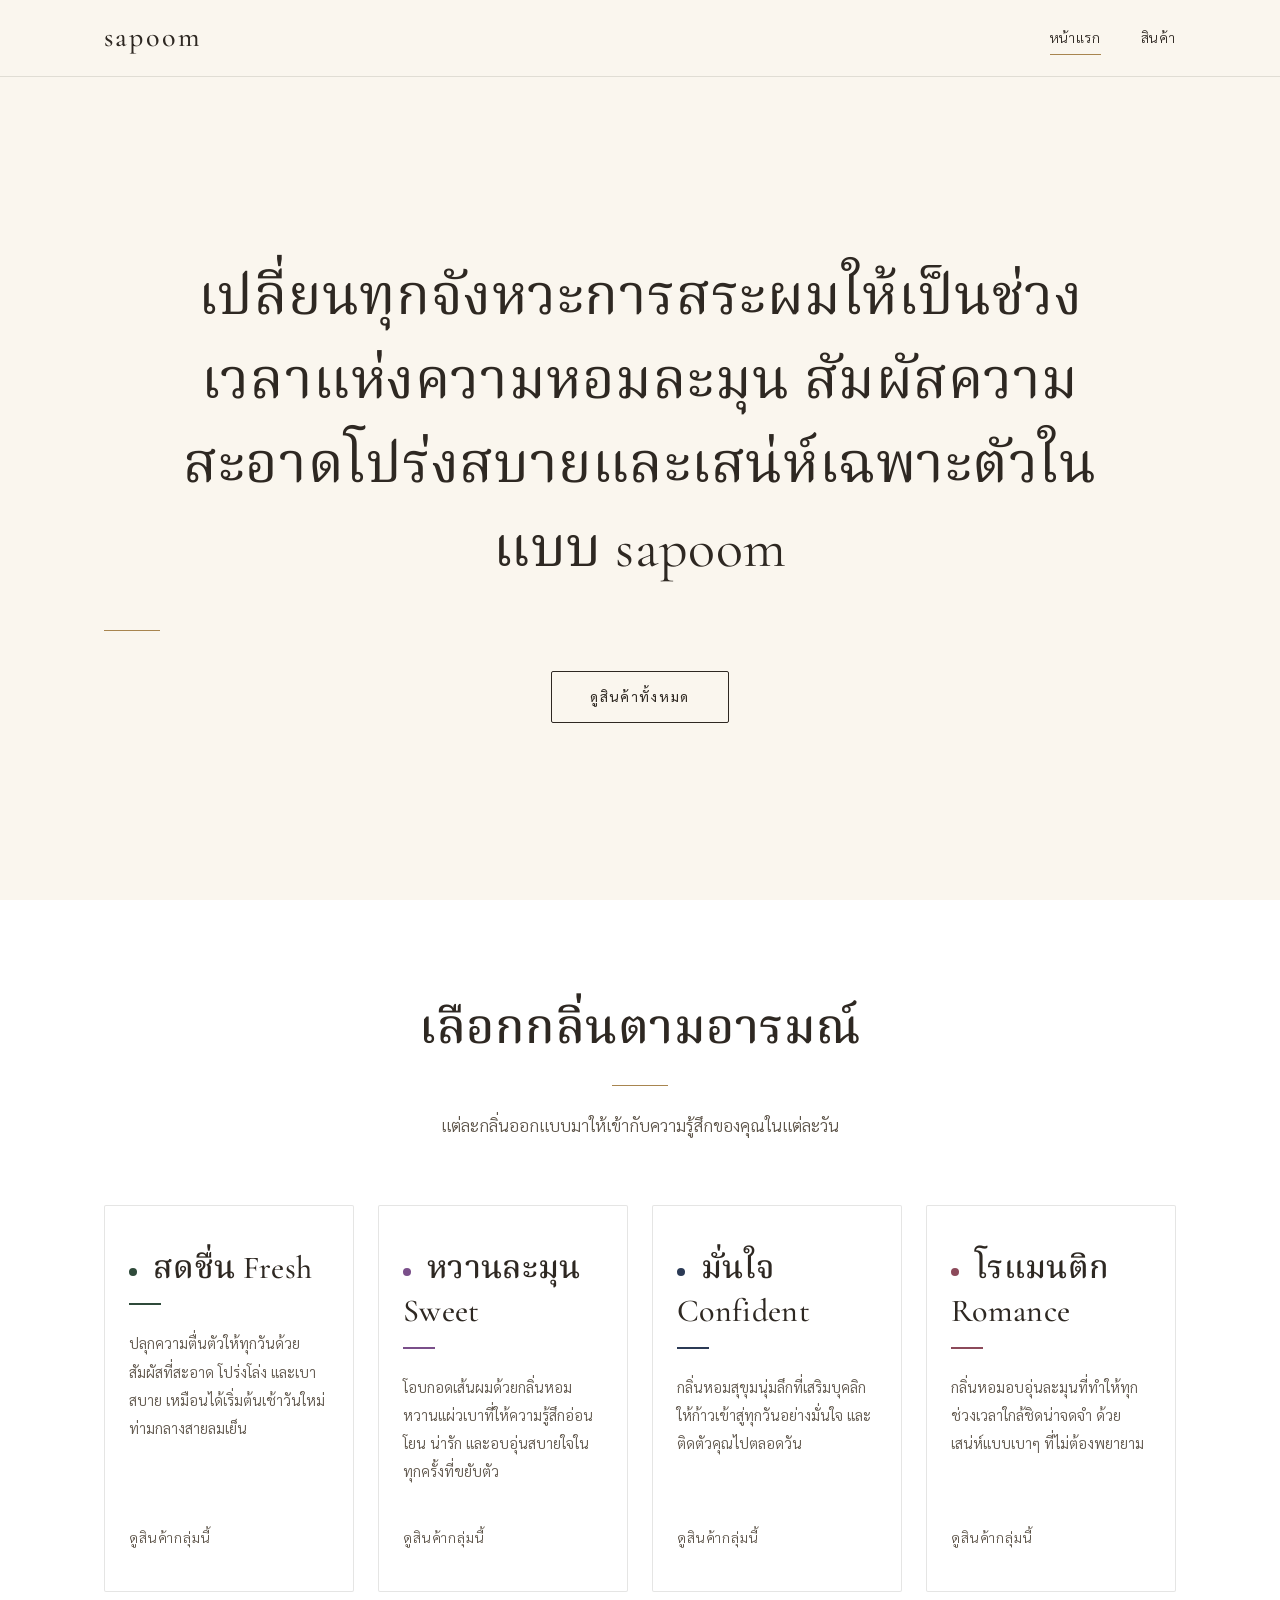
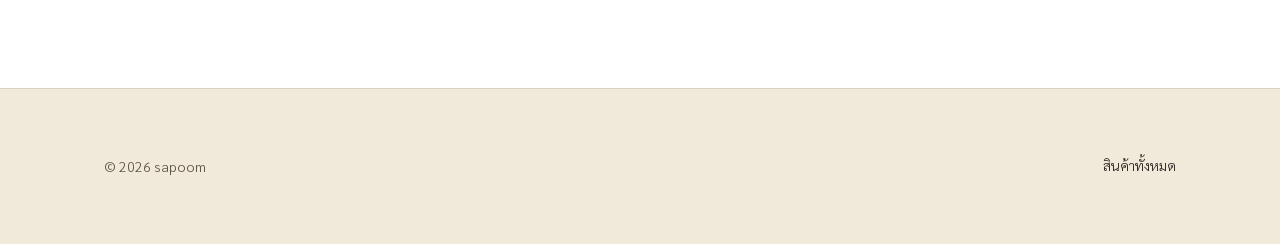
<file: index.html>
<!DOCTYPE html>
<html lang="th">
<head>
  <meta charset="UTF-8">
  <meta name="viewport" content="width=device-width, initial-scale=1">
  <title>sapoom | ยาสระผมกลิ่นหอมละมุน</title>
  <meta name="description" content="sapoom ยาสระผมที่เปลี่ยนทุกจังหวะการสระผมให้เป็นช่วงเวลาแห่งความหอมละมุน เลือกกลิ่นตามอารมณ์ของคุณ">
  <link rel="stylesheet" href="style.css">

  <style>
    /* Page-specific styles for index.html */

    /* Mood colors not yet defined in style.css (small touches only) */
    [data-mood="confident"] { --mood: #2b3a55; }
    [data-mood="romance"]   { --mood: #8c4a5a; }

    /* Full-screen hero */
    .hero--full {
      display: flex;
      flex-direction: column;
      align-items: center;
      justify-content: center;
      min-height: calc(100vh - 77px);
      min-height: calc(100svh - 77px);
      padding-block: var(--space-6);
    }
    .hero--full h1 {
      max-width: 17em;
      margin-inline: auto;
      font-size: clamp(1.9rem, 1.1rem + 3.2vw, 3.5rem);
      line-height: 1.5;
    }
    .hero--full .rule { margin-block: var(--space-4); }

    /* Mood cards */
    .mood-grid {
      display: grid;
      grid-template-columns: repeat(auto-fit, minmax(240px, 1fr));
      gap: var(--space-3);
    }

    .mood-card {
      display: flex;
      flex-direction: column;
      padding: var(--space-4) var(--space-3);
      background: var(--white);
      border: 1px solid var(--line-soft);
      border-radius: var(--radius);
      color: var(--ink);
      transition: border-color var(--ease);
    }
    .mood-card:hover {
      color: var(--ink);
      border-color: var(--bronze-light);
    }

    .mood-card__name {
      position: relative;
      margin: 0 0 var(--space-3);
      padding-bottom: var(--space-2);
      font-size: var(--fs-lg);
    }
    .mood-card__name::after {
      content: "";
      position: absolute;
      left: 0;
      bottom: 0;
      width: 32px;
      height: 2px;
      background: var(--mood);
    }

    .mood-card__text {
      flex: 1;
      font-size: 0.95rem;
      line-height: 1.85;
    }

    .mood-card__cta {
      margin-top: var(--space-2);
      font-size: var(--fs-sm);
      letter-spacing: 0.06em;
      color: var(--ink-soft);
      transition: color var(--ease);
    }
    .mood-card:hover .mood-card__cta { color: var(--bronze); }

    @media (max-width: 600px) {
      .hero--full {
        min-height: calc(100vh - 65px);
        min-height: calc(100svh - 65px);
      }
    }
  </style>
</head>
<body>

  <header class="site-header">
    <div class="container site-header__inner">
      <a class="brand" href="index.html">sapoom</a>
      <nav class="nav" aria-label="เมนูหลัก">
        <a href="index.html" aria-current="page">หน้าแรก</a>
        <a href="product.html">สินค้า</a>
      </nav>
    </div>
  </header>

  <main>
    <!-- Hero -->
    <section class="hero hero--full">
      <div class="container">
        <h1>เปลี่ยนทุกจังหวะการสระผมให้เป็นช่วงเวลาแห่งความหอมละมุน สัมผัสความสะอาดโปร่งสบายและเสน่ห์เฉพาะตัวในแบบ sapoom</h1>
        <hr class="rule">
        <div class="hero__actions">
          <a class="btn" href="product.html">ดูสินค้าทั้งหมด</a>
        </div>
      </div>
    </section>

    <!-- Moods -->
    <section class="section section--white" id="moods">
      <div class="container">
        <div class="section__head section__head--center">
          <h2>เลือกกลิ่นตามอารมณ์</h2>
          <hr class="rule">
          <p>แต่ละกลิ่นออกแบบมาให้เข้ากับความรู้สึกของคุณในแต่ละวัน</p>
        </div>

        <div class="mood-grid">
          <a class="mood-card" data-mood="fresh" href="product.html?mood=fresh">
            <h3 class="mood-card__name"><span class="mood-dot"></span>สดชื่น Fresh</h3>
            <p class="mood-card__text">ปลุกความตื่นตัวให้ทุกวันด้วยสัมผัสที่สะอาด โปร่งโล่ง และเบาสบาย เหมือนได้เริ่มต้นเช้าวันใหม่ท่ามกลางสายลมเย็น</p>
            <span class="mood-card__cta">ดูสินค้ากลุ่มนี้</span>
          </a>

          <a class="mood-card" data-mood="sweet" href="product.html?mood=sweet">
            <h3 class="mood-card__name"><span class="mood-dot"></span>หวานละมุน Sweet</h3>
            <p class="mood-card__text">โอบกอดเส้นผมด้วยกลิ่นหอมหวานแผ่วเบาที่ให้ความรู้สึกอ่อนโยน น่ารัก และอบอุ่นสบายใจในทุกครั้งที่ขยับตัว</p>
            <span class="mood-card__cta">ดูสินค้ากลุ่มนี้</span>
          </a>

          <a class="mood-card" data-mood="confident" href="product.html?mood=confident">
            <h3 class="mood-card__name"><span class="mood-dot"></span>มั่นใจ Confident</h3>
            <p class="mood-card__text">กลิ่นหอมสุขุมนุ่มลึกที่เสริมบุคลิกให้ก้าวเข้าสู่ทุกวันอย่างมั่นใจ และติดตัวคุณไปตลอดวัน</p>
            <span class="mood-card__cta">ดูสินค้ากลุ่มนี้</span>
          </a>

          <a class="mood-card" data-mood="romance" href="product.html?mood=romance">
            <h3 class="mood-card__name"><span class="mood-dot"></span>โรแมนติก Romance</h3>
            <p class="mood-card__text">กลิ่นหอมอบอุ่นละมุนที่ทำให้ทุกช่วงเวลาใกล้ชิดน่าจดจำ ด้วยเสน่ห์แบบเบาๆ ที่ไม่ต้องพยายาม</p>
            <span class="mood-card__cta">ดูสินค้ากลุ่มนี้</span>
          </a>
        </div>
      </div>
    </section>
  </main>

  <footer class="site-footer">
    <div class="container site-footer__inner">
      <span>&copy; 2026 sapoom</span>
      <a href="product.html">สินค้าทั้งหมด</a>
    </div>
  </footer>

  <script src="script.js"></script>
</body>
</html>
</file>
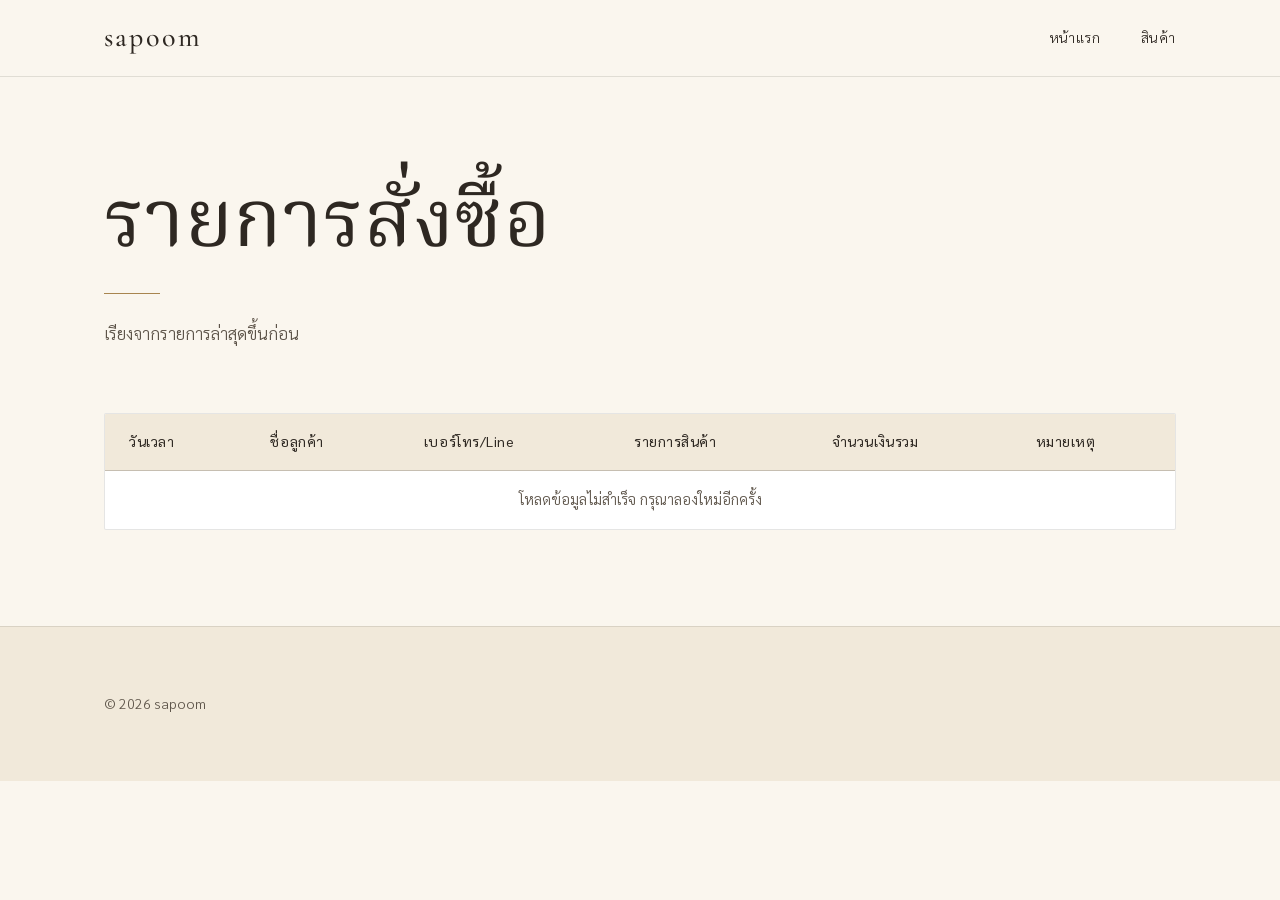
<file: admin.html>
<!DOCTYPE html>
<html lang="th">
<head>
  <meta charset="UTF-8">
  <meta name="viewport" content="width=device-width, initial-scale=1">
  <meta name="robots" content="noindex, nofollow">
  <title>รายการสั่งซื้อ | sapoom</title>
  <link rel="stylesheet" href="style.css">

  <style>
    /* Page-specific styles for admin.html */
    .table-wrap {
      overflow-x: auto;
      background: var(--white);
      border: 1px solid var(--line-soft);
      border-radius: var(--radius);
    }

    #ordersTable {
      width: 100%;
      min-width: 760px;
      border-collapse: collapse;
      font-size: 0.95rem;
    }

    #ordersTable th,
    #ordersTable td {
      padding: var(--space-2) var(--space-3);
      text-align: left;
      vertical-align: top;
      line-height: 1.7;
    }

    #ordersTable thead th {
      font-weight: 400;
      font-size: var(--fs-sm);
      letter-spacing: 0.04em;
      white-space: nowrap;
      color: var(--ink);
      background: var(--cream-deep);
      border-bottom: 1px solid var(--line);
    }

    #ordersTable tbody td {
      color: var(--ink-soft);
      border-bottom: 1px solid var(--line-soft);
    }

    #ordersTable tbody tr:last-child td { border-bottom: 0; }
    #ordersTable tbody tr:hover td { background: var(--cream); }
  </style>
</head>
<body>

  <header class="site-header">
    <div class="container site-header__inner">
      <a class="brand" href="index.html">sapoom</a>
      <nav class="nav" aria-label="เมนูหลัก">
        <a href="index.html">หน้าแรก</a>
        <a href="product.html">สินค้า</a>
      </nav>
    </div>
  </header>

  <main>
    <section class="section">
      <div class="container">
        <div class="section__head">
          <h1>รายการสั่งซื้อ</h1>
          <hr class="rule">
          <p>เรียงจากรายการล่าสุดขึ้นก่อน</p>
        </div>

        <div class="table-wrap">
          <table id="ordersTable">
            <thead>
              <tr>
                <th scope="col">วันเวลา</th>
                <th scope="col">ชื่อลูกค้า</th>
                <th scope="col">เบอร์โทร/Line</th>
                <th scope="col">รายการสินค้า</th>
                <th scope="col">จำนวนเงินรวม</th>
                <th scope="col">หมายเหตุ</th>
              </tr>
            </thead>
            <tbody></tbody>
          </table>
        </div>
      </div>
    </section>
  </main>

  <footer class="site-footer">
    <div class="container site-footer__inner">
      <span>&copy; 2026 sapoom</span>
    </div>
  </footer>

  <script src="script.js"></script>
</body>
</html>
</file>
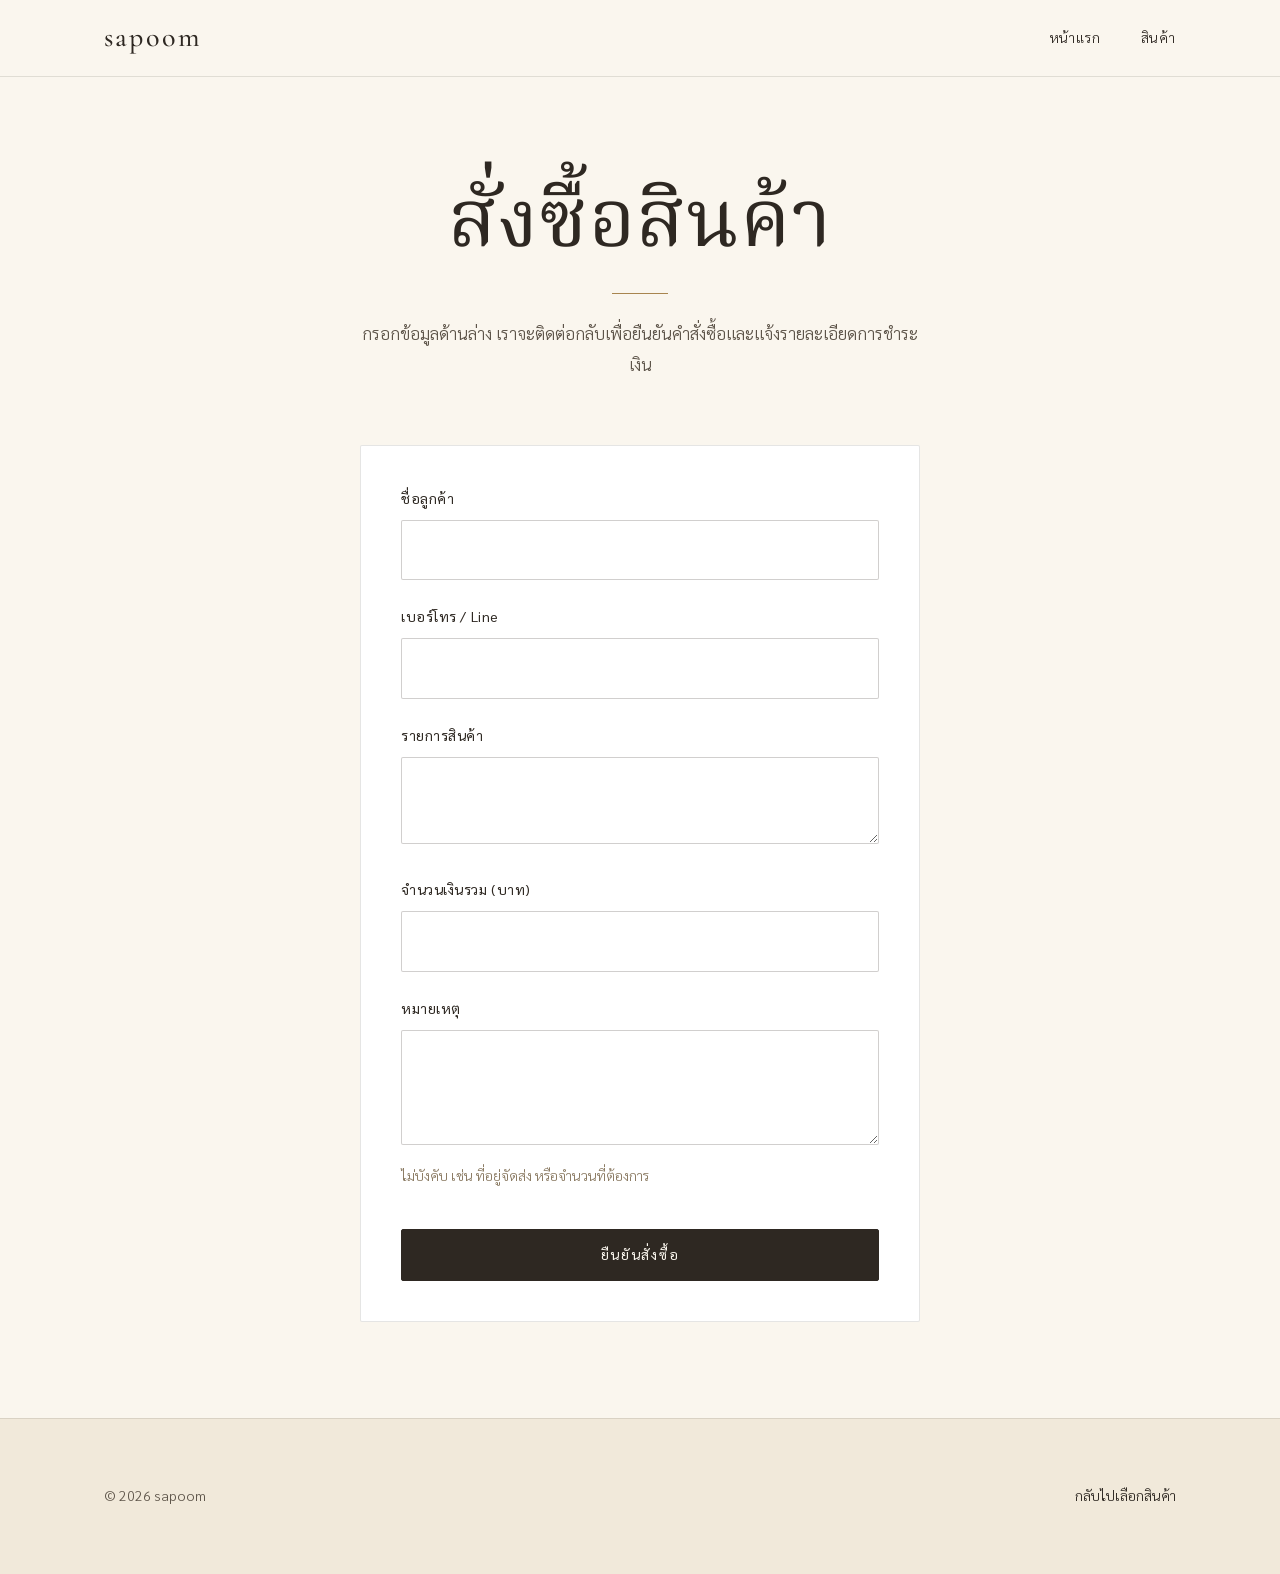
<file: order.html>
<!DOCTYPE html>
<html lang="th">
<head>
  <meta charset="UTF-8">
  <meta name="viewport" content="width=device-width, initial-scale=1">
  <title>สั่งซื้อ | sapoom</title>
  <link rel="stylesheet" href="style.css">

  <style>
    /* Page-specific styles for order.html */
    .order-form {
      max-width: 560px;
      margin-inline: auto;
      padding: var(--space-4);
      background: var(--white);
      border: 1px solid var(--line-soft);
      border-radius: var(--radius);
    }

    .field + .field { margin-top: var(--space-3); }

    .field label {
      display: block;
      margin-bottom: var(--space-1);
      font-size: var(--fs-sm);
      font-weight: 400;
      letter-spacing: 0.04em;
      color: var(--ink);
    }

    .field__hint {
      margin: var(--space-1) 0 0;
      font-size: var(--fs-sm);
      color: var(--beige-dark);
    }

    .order-form textarea { resize: vertical; line-height: 1.7; }

    .order-form .btn { margin-top: var(--space-4); }
    .order-form .btn:disabled { opacity: 0.5; cursor: wait; }

    @media (max-width: 600px) {
      .order-form { padding: var(--space-3); }
    }
  </style>
</head>
<body>

  <header class="site-header">
    <div class="container site-header__inner">
      <a class="brand" href="index.html">sapoom</a>
      <nav class="nav" aria-label="เมนูหลัก">
        <a href="index.html">หน้าแรก</a>
        <a href="product.html">สินค้า</a>
      </nav>
    </div>
  </header>

  <main>
    <section class="section">
      <div class="container">
        <div class="section__head section__head--center">
          <h1>สั่งซื้อสินค้า</h1>
          <hr class="rule">
          <p>กรอกข้อมูลด้านล่าง เราจะติดต่อกลับเพื่อยืนยันคำสั่งซื้อและแจ้งรายละเอียดการชำระเงิน</p>
        </div>

        <form id="orderForm" class="order-form">
          <div class="field">
            <label for="customerName">ชื่อลูกค้า</label>
            <input type="text" id="customerName" name="customerName" autocomplete="name" required>
          </div>

          <div class="field">
            <label for="contact">เบอร์โทร / Line</label>
            <input type="text" id="contact" name="contact" autocomplete="tel" required>
          </div>

          <div class="field">
            <label for="items">รายการสินค้า</label>
            <textarea id="items" name="items" rows="2" required></textarea>
          </div>

          <div class="field">
            <label for="total">จำนวนเงินรวม (บาท)</label>
            <input type="text" id="total" name="total" inputmode="numeric" required>
          </div>

          <div class="field">
            <label for="note">หมายเหตุ</label>
            <textarea id="note" name="note" rows="3"></textarea>
            <p class="field__hint">ไม่บังคับ เช่น ที่อยู่จัดส่ง หรือจำนวนที่ต้องการ</p>
          </div>

          <button type="submit" class="btn btn--solid btn--block">ยืนยันสั่งซื้อ</button>
        </form>
      </div>
    </section>
  </main>

  <footer class="site-footer">
    <div class="container site-footer__inner">
      <span>&copy; 2026 sapoom</span>
      <a href="product.html">กลับไปเลือกสินค้า</a>
    </div>
  </footer>

  <script src="script.js"></script>
</body>
</html>
</file>
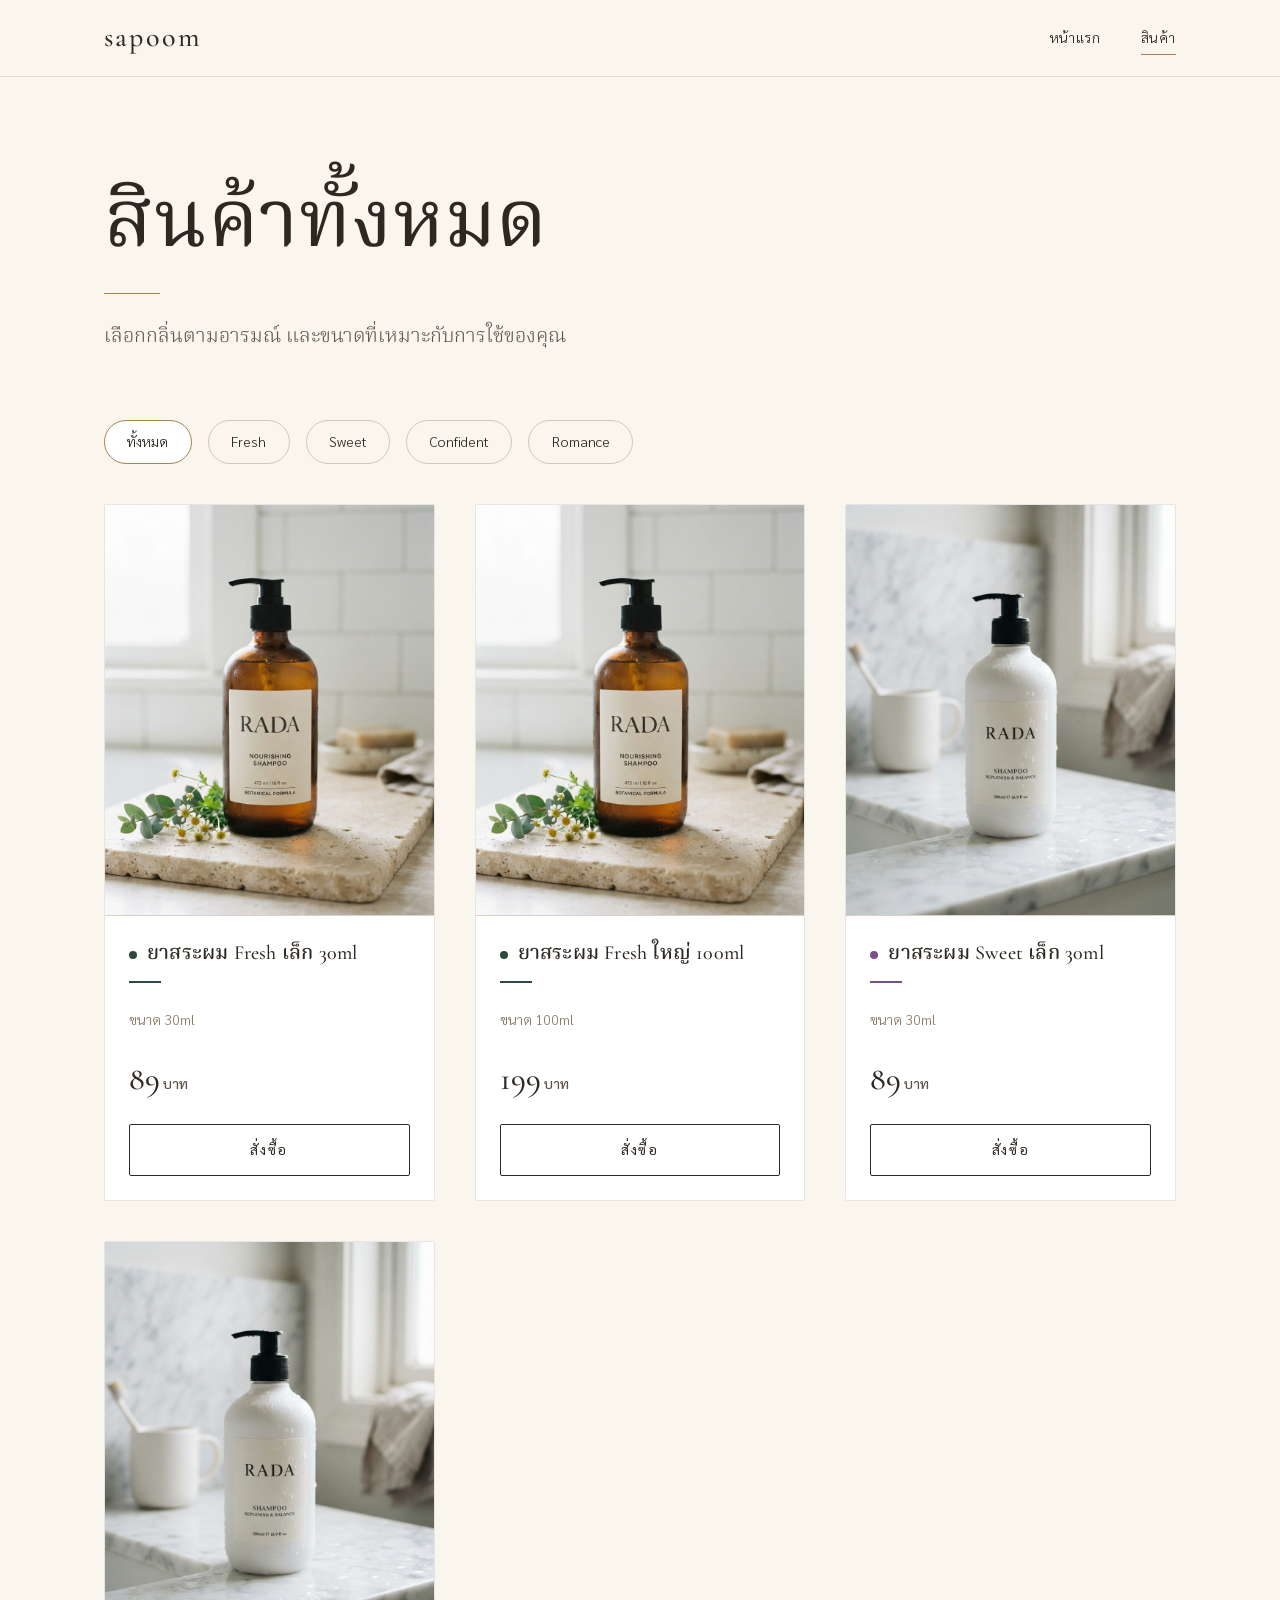
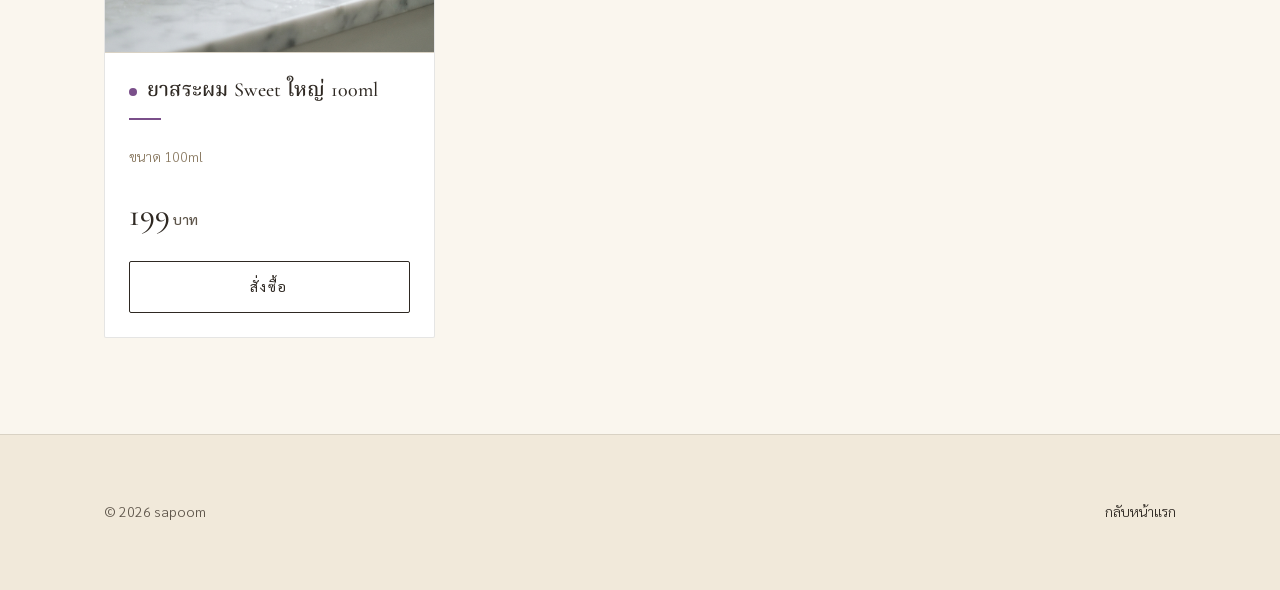
<file: product.html>
<!DOCTYPE html>
<html lang="th">
<head>
  <meta charset="UTF-8">
  <meta name="viewport" content="width=device-width, initial-scale=1">
  <title>สินค้าทั้งหมด | sapoom</title>
  <meta name="description" content="สินค้าทั้งหมดจาก sapoom ยาสระผมกลิ่นหอมละมุน เลือกกลิ่นและขนาดที่ใช่สำหรับคุณ">
  <link rel="stylesheet" href="style.css">

  <style>
    /* Page-specific styles for product.html */
    [data-mood="confident"] { --mood: #2b3a55; }
    [data-mood="romance"]   { --mood: #8c4a5a; }

    /* Status messages written by script.js span the whole grid */
    #product-list > p {
      grid-column: 1 / -1;
      max-width: none;
      margin: 0;
    }
  </style>
</head>
<body>

  <header class="site-header">
    <div class="container site-header__inner">
      <a class="brand" href="index.html">sapoom</a>
      <nav class="nav" aria-label="เมนูหลัก">
        <a href="index.html">หน้าแรก</a>
        <a href="product.html" aria-current="page">สินค้า</a>
      </nav>
    </div>
  </header>

  <main>
    <section class="section">
      <div class="container">
        <div class="section__head">
          <h1>สินค้าทั้งหมด</h1>
          <hr class="rule">
          <p class="lead">เลือกกลิ่นตามอารมณ์ และขนาดที่เหมาะกับการใช้ของคุณ</p>
        </div>

        <div id="filter-bar" class="filter-bar" role="group" aria-label="กรองสินค้าตามอารมณ์"></div>

        <div id="product-list" class="product-grid" aria-live="polite"></div>
      </div>
    </section>
  </main>

  <footer class="site-footer">
    <div class="container site-footer__inner">
      <span>&copy; 2026 sapoom</span>
      <a href="index.html">กลับหน้าแรก</a>
    </div>
  </footer>

  <script src="script.js"></script>
</body>
</html>
</file>
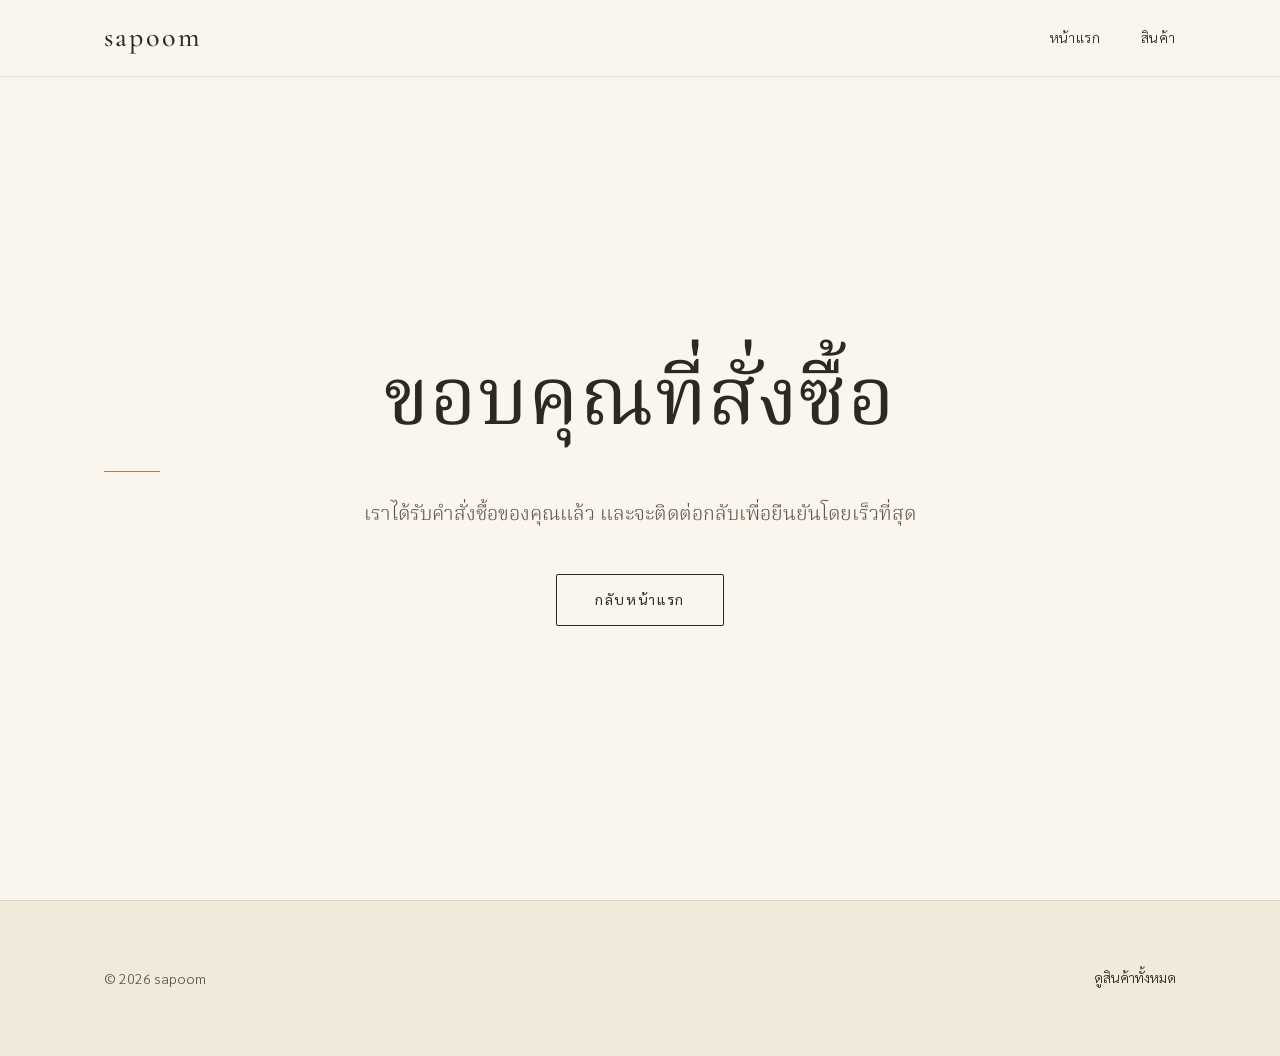
<file: thankyou.html>
<!DOCTYPE html>
<html lang="th">
<head>
  <meta charset="UTF-8">
  <meta name="viewport" content="width=device-width, initial-scale=1">
  <title>ขอบคุณที่สั่งซื้อ | sapoom</title>
  <link rel="stylesheet" href="style.css">

  <style>
    /* Page-specific styles for thankyou.html */
    .thanks {
      display: flex;
      align-items: center;
      justify-content: center;
      min-height: calc(100vh - 77px);
      min-height: calc(100svh - 77px);
      padding-block: var(--space-6);
      text-align: center;
    }
    .thanks p { margin-inline: auto; }

    @media (max-width: 600px) {
      .thanks {
        min-height: calc(100vh - 65px);
        min-height: calc(100svh - 65px);
      }
    }
  </style>
</head>
<body>

  <header class="site-header">
    <div class="container site-header__inner">
      <a class="brand" href="index.html">sapoom</a>
      <nav class="nav" aria-label="เมนูหลัก">
        <a href="index.html">หน้าแรก</a>
        <a href="product.html">สินค้า</a>
      </nav>
    </div>
  </header>

  <main class="thanks">
    <div class="container">
      <h1>ขอบคุณที่สั่งซื้อ</h1>
      <hr class="rule">
      <p class="lead">เราได้รับคำสั่งซื้อของคุณแล้ว และจะติดต่อกลับเพื่อยืนยันโดยเร็วที่สุด</p>
      <div class="hero__actions">
        <a class="btn" href="index.html">กลับหน้าแรก</a>
      </div>
    </div>
  </main>

  <footer class="site-footer">
    <div class="container site-footer__inner">
      <span>&copy; 2026 sapoom</span>
      <a href="product.html">ดูสินค้าทั้งหมด</a>
    </div>
  </footer>

</body>
</html>
</file>
<file: style.css>
/* ==========================================================================
   sapoom — global theme
   Premium, minimal. Cream base, bronze accent, thin lines, generous space.
   Mood colors are used only as small touches via [data-mood="fresh|sweet"].
   ========================================================================== */

@import url("https://fonts.googleapis.com/css2?family=Cormorant+Garamond:wght@400;500;600&family=Noto+Serif+Thai:wght@300;400;500;600&family=Sarabun:wght@300;400;500&display=swap");

/* ---------- Design tokens ---------- */
:root {
  /* Base palette */
  --white: #ffffff;
  --cream: #faf6ee;
  --cream-deep: #f1e9da;
  --beige: #d9ccb4;
  --beige-dark: #8a7a62;
  --ink: #2e2822;          /* soft dark brown, main text and borders */
  --ink-soft: #5c5348;     /* secondary text */

  /* Accent */
  --bronze: #a8854f;
  --bronze-light: #c9ae7c;

  /* Mood touches (small details only) */
  --mood-fresh: #2f4a3a;   /* deep green */
  --mood-sweet: #7a4f8a;   /* medium purple */
  --mood: var(--bronze);   /* overridden by data-mood */

  /* Lines */
  --line: rgba(46, 40, 34, 0.22);
  --line-soft: rgba(46, 40, 34, 0.12);

  /* Typography */
  --font-display: "Cormorant Garamond", "Noto Serif Thai", Georgia, "Times New Roman", serif;
  --font-serif: "Noto Serif Thai", "Cormorant Garamond", Georgia, serif;
  --font-sans: "Sarabun", "Noto Sans Thai", system-ui, -apple-system, "Segoe UI", sans-serif;

  --fs-sm: 0.875rem;
  --fs-base: 1.0625rem;
  --fs-md: 1.25rem;
  --fs-lg: clamp(1.5rem, 1.2rem + 1vw, 2rem);
  --fs-xl: clamp(2rem, 1.4rem + 2.2vw, 3rem);
  --fs-hero: clamp(2.6rem, 1.6rem + 4.5vw, 5rem);

  /* Spacing scale */
  --space-1: 0.5rem;
  --space-2: 1rem;
  --space-3: 1.5rem;
  --space-4: 2.5rem;
  --space-5: 4rem;
  --space-6: 6rem;
  --space-7: 9rem;

  --container: 1120px;
  --radius: 2px;
  --ease: 0.35s ease;
}

[data-mood="fresh"] { --mood: var(--mood-fresh); }
[data-mood="sweet"] { --mood: var(--mood-sweet); }

/* ---------- Reset ---------- */
*, *::before, *::after { box-sizing: border-box; }

html {
  -webkit-text-size-adjust: 100%;
  scroll-behavior: smooth;
}

body {
  margin: 0;
  background: var(--cream);
  color: var(--ink);
  font-family: var(--font-sans);
  font-size: var(--fs-base);
  font-weight: 300;
  line-height: 1.85;
  -webkit-font-smoothing: antialiased;
  text-rendering: optimizeLegibility;
}

img, picture, svg { display: block; max-width: 100%; height: auto; }
button, input, select, textarea { font: inherit; color: inherit; }
ul, ol { margin: 0; padding: 0; list-style: none; }

/* ---------- Typography ---------- */
h1, h2, h3, h4 {
  margin: 0 0 var(--space-3);
  font-family: var(--font-display);
  font-weight: 500;
  line-height: 1.35;
  letter-spacing: 0.01em;
  color: var(--ink);
}

h1 { font-size: var(--fs-hero); font-weight: 400; line-height: 1.2; }
h2 { font-size: var(--fs-xl); }
h3 { font-size: var(--fs-lg); }
h4 { font-size: var(--fs-md); }

p {
  margin: 0 0 var(--space-3);
  max-width: 62ch;
  color: var(--ink-soft);
}

.lead {
  font-family: var(--font-serif);
  font-size: var(--fs-md);
  font-weight: 300;
  line-height: 1.9;
}

a {
  color: var(--ink);
  text-decoration: none;
  border-bottom: 1px solid var(--line);
  transition: border-color var(--ease), color var(--ease);
}
a:hover { color: var(--bronze); border-color: var(--bronze); }

::selection { background: var(--bronze-light); color: var(--ink); }

/* ---------- Layout ---------- */
.container {
  width: 100%;
  max-width: var(--container);
  margin-inline: auto;
  padding-inline: var(--space-3);
}

.section { padding-block: var(--space-6); }
.section--tight { padding-block: var(--space-5); }
.section--soft { background: var(--cream-deep); }
.section--white { background: var(--white); }

.section__head {
  max-width: 640px;
  margin-bottom: var(--space-5);
}
.section__head--center { margin-inline: auto; text-align: center; }
.section__head--center p { margin-inline: auto; }

.stack > * + * { margin-top: var(--space-3); }
.text-center { text-align: center; }

/* Thin bronze divider */
.rule {
  width: 56px;
  height: 1px;
  margin: var(--space-3) 0;
  border: 0;
  background: var(--bronze);
}
.text-center .rule, .section__head--center .rule { margin-inline: auto; }

/* ---------- Header / navigation ---------- */
.site-header {
  position: sticky;
  top: 0;
  z-index: 50;
  background: rgba(250, 246, 238, 0.92);
  backdrop-filter: blur(8px);
  border-bottom: 1px solid var(--line-soft);
}

.site-header__inner {
  display: flex;
  align-items: center;
  justify-content: space-between;
  gap: var(--space-3);
  min-height: 76px;
}

.brand {
  font-family: var(--font-display);
  font-size: 1.75rem;
  font-weight: 500;
  letter-spacing: 0.08em;
  color: var(--ink);
  border-bottom: 0;
}
.brand:hover { color: var(--ink); }

.nav { display: flex; gap: var(--space-4); }
.nav a {
  font-size: var(--fs-sm);
  letter-spacing: 0.06em;
  border-bottom: 1px solid transparent;
  padding-block: 4px;
}
.nav a:hover,
.nav a[aria-current="page"] { border-color: var(--bronze); color: var(--ink); }

/* ---------- Buttons (thin line, soft dark) ---------- */
.btn {
  display: inline-block;
  padding: 0.95rem 2.4rem;
  background: transparent;
  color: var(--ink);
  border: 1px solid var(--ink);
  border-radius: var(--radius);
  font-family: var(--font-sans);
  font-size: var(--fs-sm);
  font-weight: 400;
  letter-spacing: 0.12em;
  line-height: 1.4;
  text-align: center;
  cursor: pointer;
  transition: background var(--ease), color var(--ease), border-color var(--ease);
}
.btn:hover {
  background: var(--ink);
  color: var(--cream);
  border-color: var(--ink);
}

.btn--solid { background: var(--ink); color: var(--cream); }
.btn--solid:hover {
  background: transparent;
  color: var(--ink);
}

.btn--bronze { border-color: var(--bronze); color: var(--bronze); }
.btn--bronze:hover { background: var(--bronze); border-color: var(--bronze); color: var(--white); }

.btn--block { display: block; width: 100%; }

/* ---------- Hero ---------- */
.hero {
  padding-block: var(--space-7) var(--space-6);
  text-align: center;
}
.hero p { margin-inline: auto; }
.hero__actions {
  display: flex;
  flex-wrap: wrap;
  justify-content: center;
  gap: var(--space-2);
  margin-top: var(--space-4);
}

/* ---------- Product cards ---------- */
.product-grid {
  display: grid;
  grid-template-columns: repeat(auto-fill, minmax(240px, 1fr));
  gap: var(--space-4);
}

.product-card {
  display: flex;
  flex-direction: column;
  background: var(--white);
  border: 1px solid var(--line-soft);
  border-radius: var(--radius);
  transition: border-color var(--ease);
}
.product-card:hover { border-color: var(--bronze-light); }

.product-card__image {
  aspect-ratio: 4 / 5;
  width: 100%;
  object-fit: cover;
  background: var(--cream-deep);
  border-bottom: 1px solid var(--line-soft);
}

.product-card__body {
  display: flex;
  flex: 1;
  flex-direction: column;
  padding: var(--space-3);
}

/* Mood touch: a small dot + a short line under the title, nothing more */
.product-card__title {
  position: relative;
  margin-bottom: var(--space-3);
  padding-bottom: var(--space-2);
  font-size: var(--fs-md);
}
.product-card__title::after {
  content: "";
  position: absolute;
  left: 0;
  bottom: 0;
  width: 32px;
  height: 2px;
  background: var(--mood);
}

.mood-dot {
  display: inline-block;
  width: 8px;
  height: 8px;
  margin-right: 0.5em;
  border-radius: 50%;
  background: var(--mood);
  vertical-align: middle;
}

.product-card__meta {
  font-size: var(--fs-sm);
  color: var(--beige-dark);
  margin-bottom: var(--space-2);
}

.product-card__desc {
  flex: 1;
  font-size: 0.95rem;
  line-height: 1.8;
}

.product-card__price {
  margin-bottom: var(--space-2);
  font-family: var(--font-display);
  font-size: var(--fs-lg);
  font-weight: 500;
  color: var(--ink);
}
.product-card__price small {
  font-family: var(--font-sans);
  font-size: var(--fs-sm);
  color: var(--ink-soft);
}

/* ---------- Mood tags / filters ---------- */
.tag {
  display: inline-flex;
  align-items: center;
  padding: 0.25rem 0.9rem;
  border: 1px solid var(--line);
  border-radius: 999px;
  font-size: var(--fs-sm);
  color: var(--ink-soft);
  background: transparent;
}

.filter-bar {
  display: flex;
  flex-wrap: wrap;
  gap: var(--space-2);
  margin-bottom: var(--space-4);
}
.filter-bar button {
  padding: 0.5rem 1.4rem;
  background: transparent;
  border: 1px solid var(--line);
  border-radius: 999px;
  font-size: var(--fs-sm);
  cursor: pointer;
  transition: border-color var(--ease), background var(--ease);
}
.filter-bar button:hover,
.filter-bar button[aria-pressed="true"] {
  border-color: var(--bronze);
  background: var(--white);
}

/* ---------- Forms ---------- */
input[type="text"],
input[type="email"],
input[type="tel"],
select,
textarea {
  width: 100%;
  padding: 0.85rem 1rem;
  background: var(--white);
  border: 1px solid var(--line);
  border-radius: var(--radius);
  transition: border-color var(--ease);
}
input:focus, select:focus, textarea:focus { border-color: var(--bronze); outline: none; }

/* ---------- Footer ---------- */
.site-footer {
  padding-block: var(--space-5);
  background: var(--cream-deep);
  border-top: 1px solid var(--line-soft);
  font-size: var(--fs-sm);
  color: var(--ink-soft);
}
.site-footer__inner {
  display: flex;
  flex-wrap: wrap;
  align-items: center;
  justify-content: space-between;
  gap: var(--space-3);
}
.site-footer a { border-bottom-color: transparent; }

/* ---------- Accessibility ---------- */
:focus-visible {
  outline: 2px solid var(--bronze);
  outline-offset: 3px;
}

.visually-hidden {
  position: absolute;
  width: 1px;
  height: 1px;
  overflow: hidden;
  clip: rect(0 0 0 0);
  white-space: nowrap;
}

@media (prefers-reduced-motion: reduce) {
  html { scroll-behavior: auto; }
  *, *::before, *::after {
    transition-duration: 0.01ms !important;
    animation-duration: 0.01ms !important;
  }
}

/* ---------- Responsive ---------- */
@media (max-width: 900px) {
  :root {
    --space-5: 3rem;
    --space-6: 4.5rem;
    --space-7: 6rem;
  }
  .nav { gap: var(--space-3); }
}

@media (max-width: 600px) {
  body { font-size: 1rem; }

  :root {
    --space-4: 2rem;
    --space-5: 2.5rem;
    --space-6: 3.5rem;
    --space-7: 4.5rem;
  }

  .site-header__inner { min-height: 64px; }
  .brand { font-size: 1.5rem; }
  .nav { gap: var(--space-2); }

  .hero__actions { flex-direction: column; align-items: stretch; }
  .btn { width: 100%; padding-inline: 1.5rem; }

  .product-grid { grid-template-columns: 1fr; gap: var(--space-3); }
  .site-footer__inner { flex-direction: column; text-align: center; }
}
</file>
